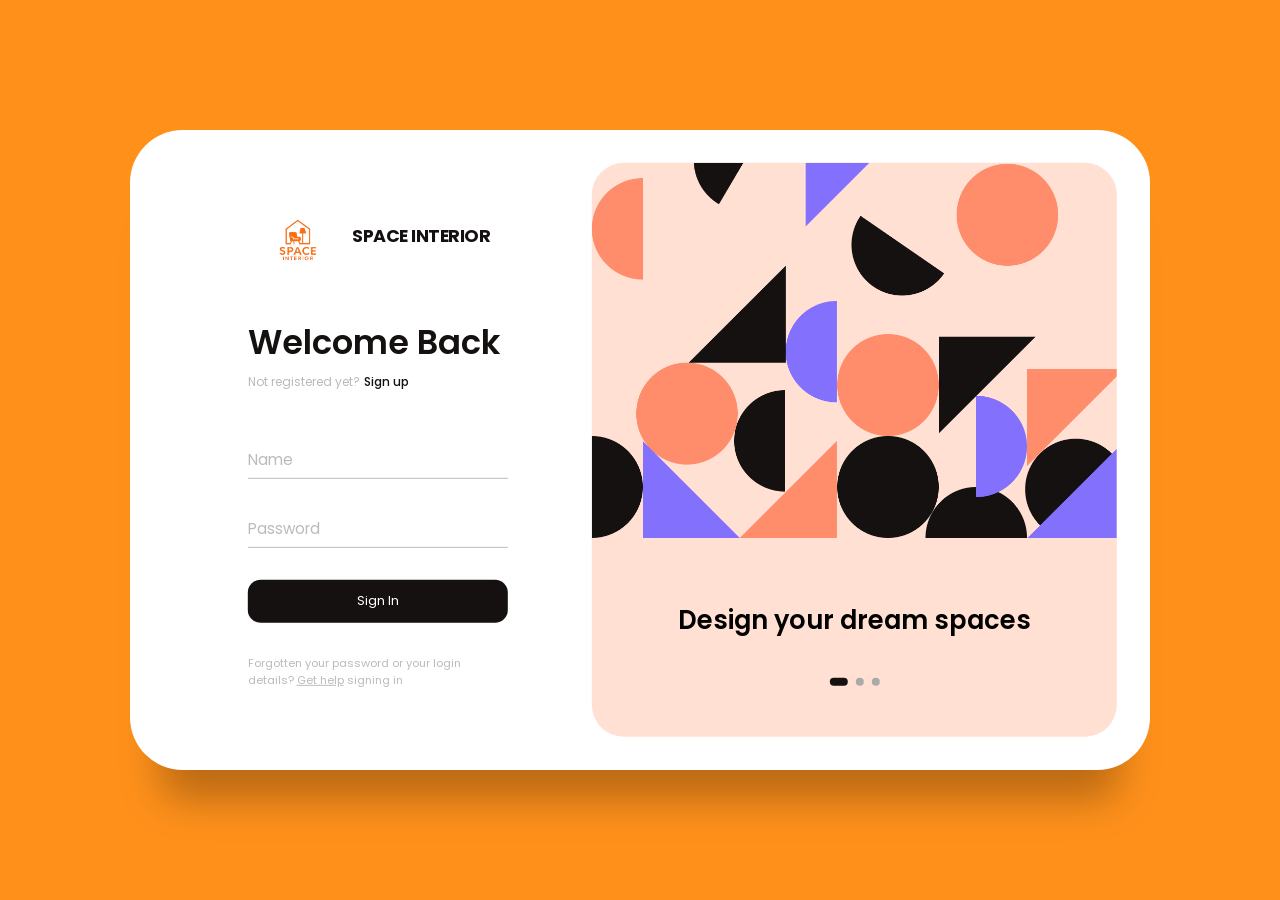
<file: Index.html>
<!DOCTYPE html>
<html lang="en">
  <head>
    <meta charset="UTF-8" />
    <meta http-equiv="X-UA-Compatible" content="IE=edge" />
    <meta name="viewport" content="width=device-width, initial-scale=1.0" />
    <title>Sign in & Sign up Form</title>
    <link rel="stylesheet" href="login.css" />
  </head>
  <body>
    <main>
      <div class="box">
        <div class="inner-box">
          <div class="forms-wrap">
            <form
              onsubmit="redirectToHome(); return false;"
              autocomplete="off"
              class="sign-in-form"
            >
              <div class="logo">
                <img src="./Image/logo.png" alt="Space Interior" />
                <h4>SPACE INTERIOR</h4>
              </div>

              <div class="heading">
                <h2>Welcome Back</h2>
                <h6>Not registered yet?</h6>
                <a href="#" class="toggle">Sign up</a>
              </div>

              <div class="actual-form">
                <div class="input-wrap">
                  <input
                    type="text"
                    minlength="4"
                    class="input-field"
                    autocomplete="off"
                    required
                  />
                  <label>Name</label>
                </div>

                <div class="input-wrap">
                  <input
                    type="password"
                    minlength="4"
                    class="input-field"
                    autocomplete="off"
                    required
                  />
                  <label>Password</label>
                </div>

                <input type="submit" value="Sign In" class="sign-btn" />

                <p class="text">
                  Forgotten your password or your login details?
                  <a href="#">Get help</a> signing in
                </p>
              </div>
            </form>

            <!-- JavaScript to redirect -->
            <script>
              function redirectToHome() {
                // You can add form validation here if needed
                window.location.href = "Main.html";
              }
            </script>

            <form
              onsubmit="redirectToHome(); return false;"
              autocomplete="off"
              class="sign-up-form"
            >
              <div class="logo">
                <img src="./Image/logo.png" alt="Space Interior" />
                <h4>SPACE INTERIOR</h4>
              </div>

              <div class="heading">
                <h2>Get Started</h2>
                <h6>Already have an account?</h6>
                <a href="#" class="toggle">Sign in</a>
              </div>

              <div class="actual-form">
                <div class="input-wrap">
                  <input
                    type="text"
                    minlength="4"
                    class="input-field"
                    autocomplete="off"
                    required
                  />
                  <label>Name</label>
                </div>

                <div class="input-wrap">
                  <input
                    type="email"
                    class="input-field"
                    autocomplete="off"
                    required
                  />
                  <label>Email</label>
                </div>

                <div class="input-wrap">
                  <input
                    type="password"
                    minlength="4"
                    class="input-field"
                    autocomplete="off"
                    required
                  />
                  <label>Password</label>
                </div>

                <input type="submit" value="Sign Up" class="sign-btn" />

                <p class="text">
                  By signing up, I agree to the
                  <a href="#">Terms of Services</a> and
                  <a href="#">Privacy Policy</a>
                </p>
              </div>
            </form>

            <!-- JavaScript to handle redirection -->
            <script>
              function redirectToHome() {
                // You can add validation or storage logic here if needed
                window.location.href = "Main.html";
              }
            </script>
          </div>

          <div class="carousel">
            <div class="images-wrapper">
              <img src="./Image/image1.png" class="image img-1 show" alt="" />
              <img src="./Image/image2.png" class="image img-2" alt="" />
              <img src="./Image/image3.png" class="image img-3" alt="" />
            </div>

            <div class="text-slider">
              <div class="text-wrap">
                <div class="text-group">
                  <h2>Design your dream spaces</h2>
                  <h2>Personalize every detail</h2>
                  <h2>Join our design community</h2>
                </div>
              </div>

              <div class="bullets">
                <span class="active" data-value="1"></span>
                <span data-value="2"></span>
                <span data-value="3"></span>
              </div>
            </div>
          </div>
        </div>
      </div>
    </main>

    <!-- Javascript file -->

    <script src="login.js"></script>
  </body>
</html>
</file>
<file: login.css>
@import url("https://fonts.googleapis.com/css2?family=Poppins:wght@200;300;400;500;600;700;800&display=swap");

*,
*::before,
*::after {
  padding: 0;
  margin: 0;
  box-sizing: border-box;
}

body,
input {
  font-family: "Poppins", sans-serif;
}

main {
  width: 100%;
  min-height: 100vh;
  overflow: hidden;
  background-color: #ff911b;
  padding: 2rem;
  display: flex;
  align-items: center;
  justify-content: center;
}

.box {
  position: relative;
  width: 100%;
  max-width: 1020px;
  height: 640px;
  background-color: #fff;
  border-radius: 3.3rem;
  box-shadow: 0 60px 40px -30px rgba(0, 0, 0, 0.27);
}

.inner-box {
  position: absolute;
  width: calc(100% - 4.1rem);
  height: calc(100% - 4.1rem);
  top: 50%;
  left: 50%;
  transform: translate(-50%, -50%);
}

.forms-wrap {
  position: absolute;
  height: 100%;
  width: 45%;
  top: 0;
  left: 0;
  display: grid;
  grid-template-columns: 1fr;
  grid-template-rows: 1fr;
  transition: 0.8s ease-in-out;
}

form {
  max-width: 260px;
  width: 100%;
  margin: 0 auto;
  height: 100%;
  display: flex;
  flex-direction: column;
  justify-content: space-evenly;
  grid-column: 1 / 2;
  grid-row: 1 / 2;
  transition: opacity 0.02s 0.4s;
}

form.sign-up-form {
  opacity: 0;
  pointer-events: none;
}

.logo {
  display: flex;
  align-items: center;
}

.logo img {
  width: 100px;
  margin-right: 0.3rem;
  gap: 0%;
}

.logo h4 {
  font-size: 1.1rem;
  margin-top: -9px;
  letter-spacing: -0.5px;
  color: #151111;
  gap: 0%;
}

.heading h2 {
  font-size: 2.1rem;
  font-weight: 600;
  color: #151111;
}

.heading h6 {
  color: #bababa;
  font-weight: 400;
  font-size: 0.75rem;
  display: inline;
}

.toggle {
  color: #151111;
  text-decoration: none;
  font-size: 0.75rem;
  font-weight: 500;
  transition: 0.3s;
}

.toggle:hover {
  color: #8371fd;
}

.input-wrap {
  position: relative;
  height: 37px;
  margin-bottom: 2rem;
}

.input-field {
  position: absolute;
  width: 100%;
  height: 100%;
  background: none;
  border: none;
  outline: none;
  border-bottom: 1px solid #bbb;
  padding: 0;
  font-size: 0.95rem;
  color: #151111;
  transition: 0.4s;
}

label {
  position: absolute;
  left: 0;
  top: 50%;
  transform: translateY(-50%);
  font-size: 0.95rem;
  color: #bbb;
  pointer-events: none;
  transition: 0.4s;
}

.input-field.active {
  border-bottom-color: #151111;
}

.input-field.active + label {
  font-size: 0.75rem;
  top: -2px;
}

.sign-btn {
  display: inline-block;
  width: 100%;
  height: 43px;
  background-color: #151111;
  color: #fff;
  border: none;
  cursor: pointer;
  border-radius: 0.8rem;
  font-size: 0.8rem;
  margin-bottom: 2rem;
  transition: 0.3s;
}

.sign-btn:hover {
  background-color: #8371fd;
}

.text {
  color: #bbb;
  font-size: 0.7rem;
}

.text a {
  color: #bbb;
  transition: 0.3s;
}

.text a:hover {
  color: #8371fd;
}

main.sign-up-mode form.sign-in-form {
  opacity: 0;
  pointer-events: none;
}

main.sign-up-mode form.sign-up-form {
  opacity: 1;
  pointer-events: all;
}

main.sign-up-mode .forms-wrap {
  left: 55%;
}

main.sign-up-mode .carousel {
  left: 0%;
}

.carousel {
  position: absolute;
  height: 100%;
  width: 55%;
  left: 45%;
  top: 0;
  background-color: #ffe0d2;
  border-radius: 2rem;
  display: grid;
  grid-template-rows: auto 1fr;
  padding-bottom: 2rem;
  overflow: hidden;
  transition: 0.8s ease-in-out;
}

.images-wrapper {
  display: grid;
  grid-template-columns: 1fr;
  grid-template-rows: 1fr;
}

.image {
  width: 100%;
  grid-column: 1/2;
  grid-row: 1/2;
  opacity: 0;
  transition: opacity 0.3s, transform 0.5s;
}

.img-1 {
  transform: translate(0, -50px);
}

.img-2 {
  transform: scale(0.4, 0.5);
}

.img-3 {
  transform: scale(0.3) rotate(-20deg);
}

.image.show {
  opacity: 1;
  transform: none;
}

.text-slider {
  display: flex;
  align-items: center;
  justify-content: center;
  flex-direction: column;
}

.text-wrap {
  max-height: 2.2rem;
  overflow: hidden;
  margin-bottom: 2.5rem;
}

.text-group {
  display: flex;
  flex-direction: column;
  text-align: center;
  transform: translateY(0);
  transition: 0.5s;
}

.text-group h2 {
  line-height: 2.2rem;
  font-weight: 600;
  font-size: 1.6rem;
}

.bullets {
  display: flex;
  align-items: center;
  justify-content: center;
}

.bullets span {
  display: block;
  width: 0.5rem;
  height: 0.5rem;
  background-color: #aaa;
  margin: 0 0.25rem;
  border-radius: 50%;
  cursor: pointer;
  transition: 0.3s;
}

.bullets span.active {
  width: 1.1rem;
  background-color: #151111;
  border-radius: 1rem;
}

@media (max-width: 850px) {
  .box {
    height: auto;
    max-width: 550px;
    overflow: hidden;
  }

  .inner-box {
    position: static;
    transform: none;
    width: revert;
    height: revert;
    padding: 2rem;
  }

  .forms-wrap {
    position: revert;
    width: 100%;
    height: auto;
  }

  form {
    max-width: revert;
    padding: 1.5rem 2.5rem 2rem;
    transition: transform 0.8s ease-in-out, opacity 0.45s linear;
  }

  .heading {
    margin: 2rem 0;
  }

  form.sign-up-form {
    transform: translateX(100%);
  }

  main.sign-up-mode form.sign-in-form {
    transform: translateX(-100%);
  }

  main.sign-up-mode form.sign-up-form {
    transform: translateX(0%);
  }

  .carousel {
    position: revert;
    height: auto;
    width: 100%;
    padding: 3rem 2rem;
    display: flex;
  }

  .images-wrapper {
    display: none;
  }

  .text-slider {
    width: 100%;
  }
}

@media (max-width: 530px) {
  main {
    padding: 1rem;
  }

  .box {
    border-radius: 2rem;
  }

  .inner-box {
    padding: 1rem;
  }

  .carousel {
    padding: 1.5rem 1rem;
    border-radius: 1.6rem;
  }

  .text-wrap {
    margin-bottom: 1rem;
  }

  .text-group h2 {
    font-size: 1.2rem;
  }

  form {
    padding: 1rem 2rem 1.5rem;
  }
}
</file>
